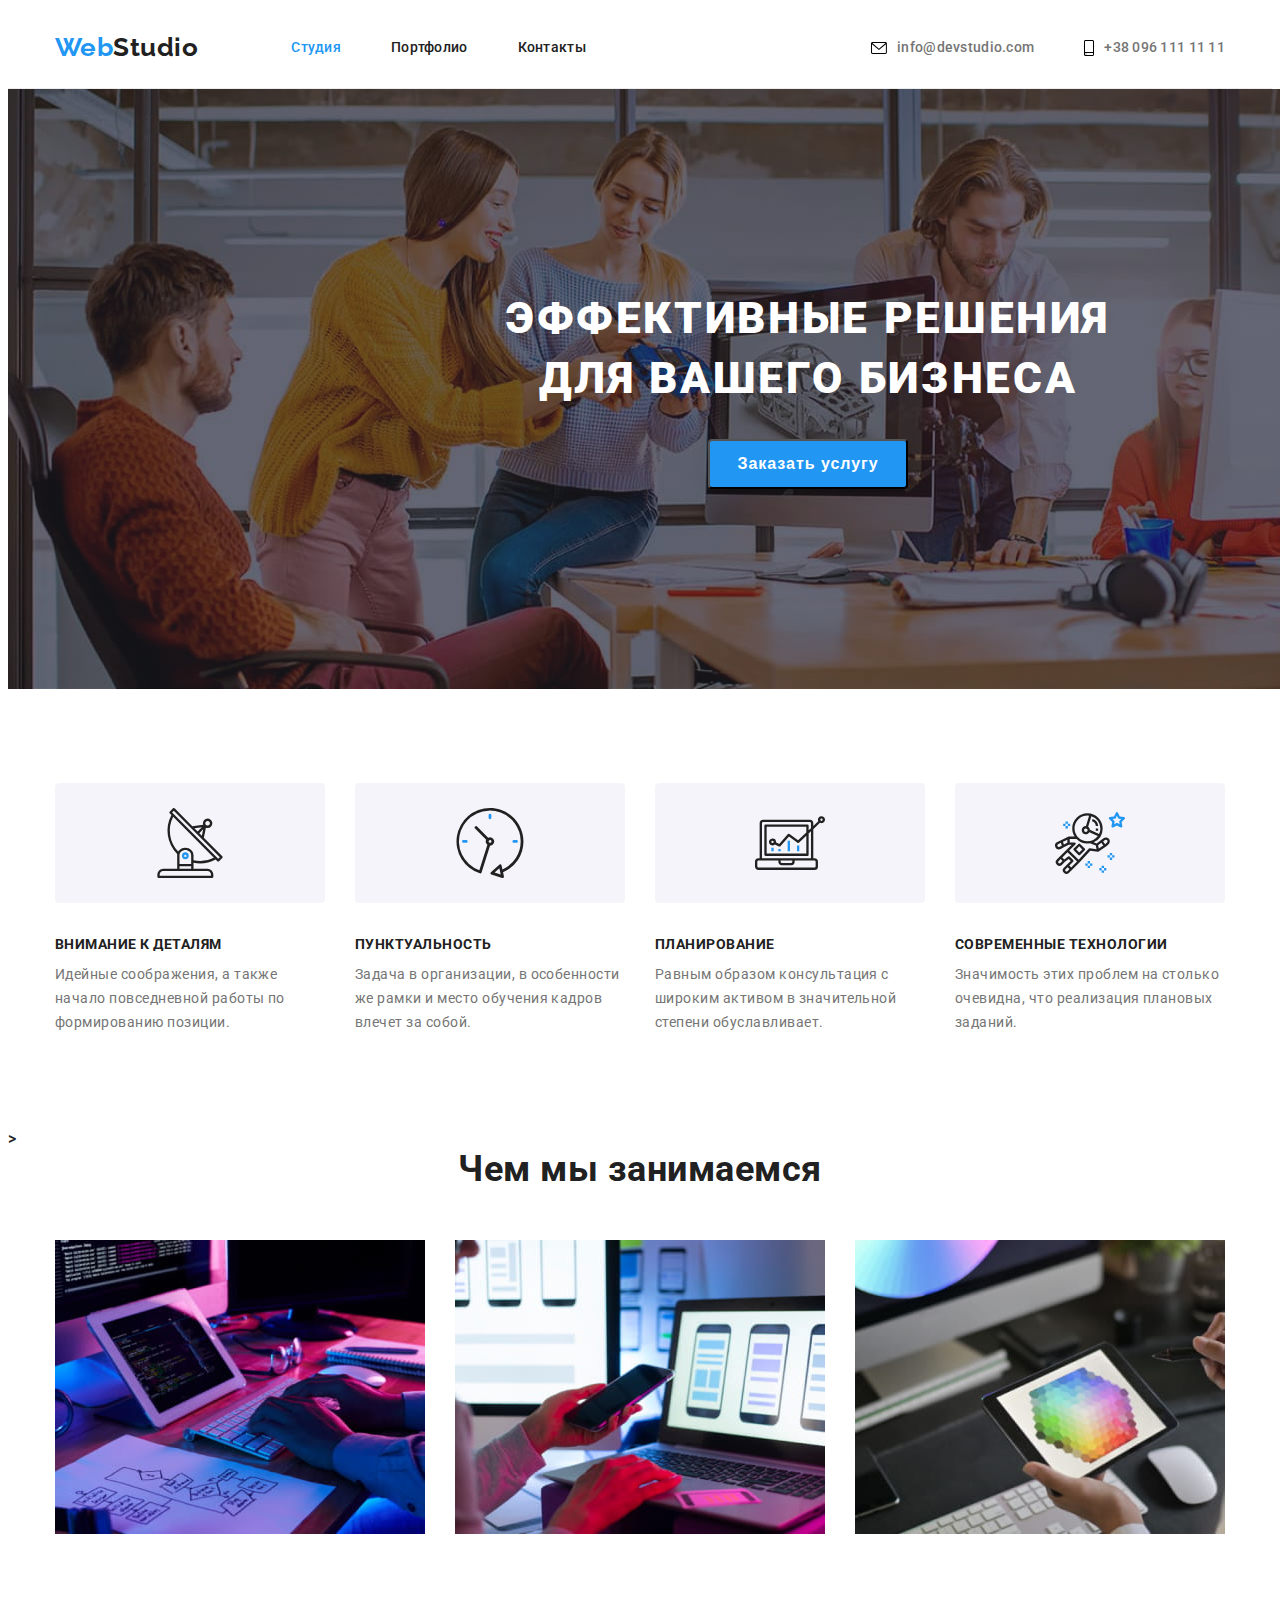
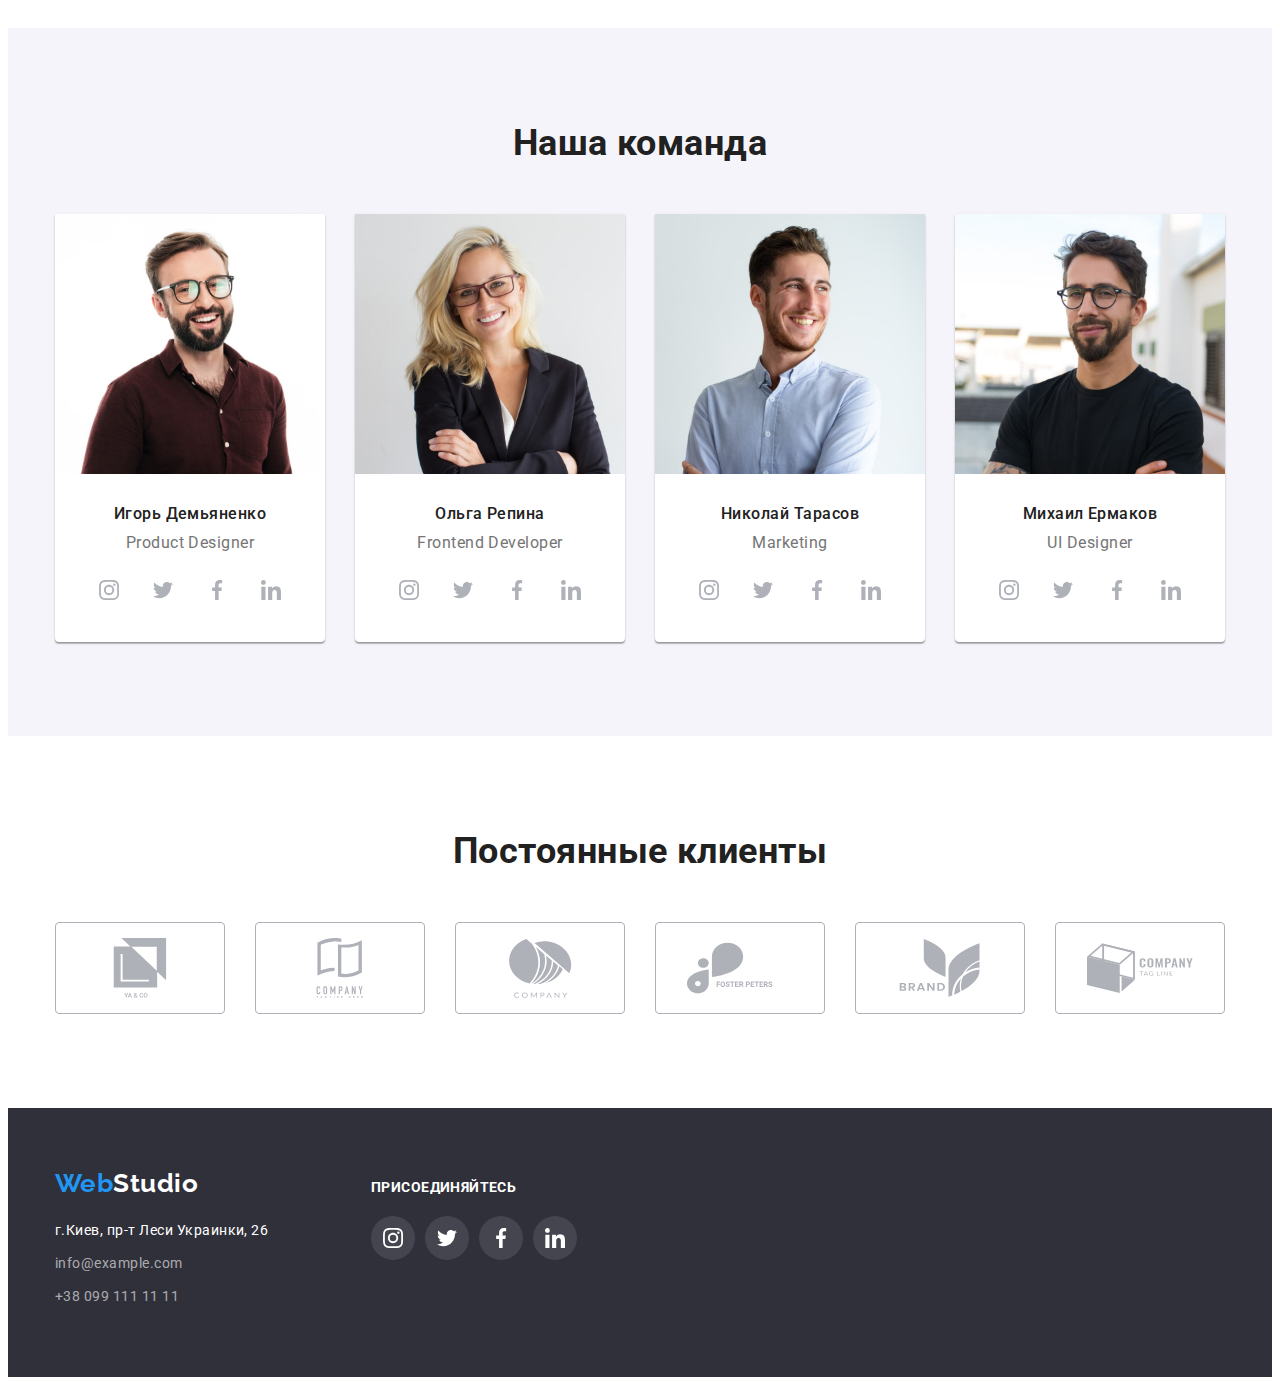
<file: index.html>
<!DOCTYPE html>
<html lang="ru">
  <head>
    <meta charset="UTF-8" />
    <meta http-equiv="X-UA-Compatible" content="IE=edge" />
    <meta name="viewport" content="width=device-width, initial-scale=1.0" />
    <title>Эффективные решения для вашего бизнеса</title>

    <link rel="preconnect" href="https://fonts.googleapis.com" />
    <link rel="preconnect" href="https://fonts.gstatic.com" crossorigin />
    <link
      href="https://fonts.googleapis.com/css2?family=Raleway:wght@700&family=Roboto:wght@400;500;700;900&display=swap"
      rel="stylesheet"
    />
    <link
      rel="stylesheet"
      href="https://cdnjs.cloudflare.com/ajax/libs/modern-normalize/1.1.0/modern-normalize.min.css"
      integrity="sha512-wpPYUAdjBVSE4KJnH1VR1HeZfpl1ub8YT/NKx4PuQ5NmX2tKuGu6U/JRp5y+Y8XG2tV+wKQpNHVUX03MfMFn9Q=="
      crossorigin="anonymous"
      referrerpolicy="no-referrer"
    />
    <link rel="stylesheet" href="./css/styles.css" />
  </head>

  <body>
    <!--Шапка-->
    <header class="header header-line">
      <div class="container">
        <nav class="header-nav">
          <a class="logo link" href="/index.html" lang="en"
            ><span class="accent">Web</span>Studio</a
          >
          <ul class="site-nav-list">
            <li class="link-list"><a class="list link-current link" href="#studio">Студия</a></li>
            <li class="link-list"><a class="list link" href="./portfolio.html">Портфолио</a></li>
            <li class="link-list"><a class="list link" href="#contacts">Контакты</a></li>
          </ul>
        </nav>
        <ul class="contact-list">
          <li>
            <a class="email-link link" href="mailto:">
              <svg class="email-icon" width="16" height="12">
                <use href="./images/icons.svg#icon-envelope"></use>
              </svg>
              info@devstudio.com</a
            >
          </li>
          <li>
            <a class="phone-number-link link" href="tel:+380961111111">
              <svg class="phone-icon" width="10" height="16">
                <use href="./images/icons.svg#icon-smartphone"></use>
              </svg>
              +38 096 111 11 11</a
            >
          </li>
        </ul>
      </div>
    </header>

    <!--Основная часть-->
    <main class="main-section">
      <section class="hero">
        <h1 class="hero-title">эффективные решения для вашего бизнеса</h1>
        <button type="button" class="hero-btn">Заказать услугу</button>
      </section>

      <section class="about">
        <div class="container">
          <h2 class="about-title">Особенности</h2>
          <ul class="about-block">
            <li class="about-list">
              <h3 class="about-subtitle">
                <svg class="about-icon about-1" width="270" height="120">
                  <use href="./images/icons.svg#icon-Group-1"></use>
                </svg>
                внимание к деталям
              </h3>
              <p class="about-text">
                Идейные соображения, а также начало повседневной работы по формированию позиции.
              </p>
            </li>
            <li class="about-list">
              <h3 class="about-subtitle">
                <svg class="about-icon about-2" width="270" height="120">
                  <use href="./images/icons.svg#icon-Group-2"></use>
                </svg>
                пунктуальность
              </h3>
              <p class="about-text">
                Задача в организации, в особенности же рамки и место обучения кадров влечет за
                собой.
              </p>
            </li>
            <li class="about-list">
              <h3 class="about-subtitle">
                <svg class="about-icon about-3" width="270" height="120">
                  <use href="./images/icons.svg#icon-Group-3"></use>
                </svg>
                планирование
              </h3>
              <p class="about-text">
                Равным образом консультация с широким активом в значительной степени обуславливает.
              </p>
            </li>
            <li class="about-list">
              <h3 class="about-subtitle">
                <svg class="about-icon about-4" width="270" height="120">
                  <use href="./images/icons.svg#icon-Group-4"></use>
                </svg>
                современные технологии
              </h3>
              <p class="about-text">
                Значимость этих проблем на столько очевидна, что реализация плановых заданий.
              </p>
            </li>
          </ul>
        </div>
      </section>

      <!--SECTION-WORK-->>
      <section class="work">
        <div class="container">
          <h2 class="work-title">Чем мы занимаемся</h2>
          <ul class="work-block">
            <li class="work-block-items">
              <img
                src="./images/keyboard.jpg"
                alt="разработка программного обеспечения"
                width="370"
              />
            </li>
            <li class="work-block-items">
              <img src="./images/phone.jpg" alt="тестирование мобильных прилжений" width="370" />
            </li>
            <li class="work-block-items">
              <img src="./images/tablet.jpg" alt="работа с палитрой цветов" width="370" />
            </li>
          </ul>
        </div>
      </section>

      <!--TEAM-SECTION-->
      <section class="team">
        <div class="container">
          <h2 class="team-title">Наша команда</h2>
          <div class="team-block">
            <ul class="team-list">
              <li class="team-card">
                <img src="./images/igor.jpg" alt="дизайнер продукта" width="270" />
                <div class="team-item">
                  <h3 class="team-name">Игорь Демьяненко</h3>
                  <p lang="en" class="team-description">Product Designer</p>
                  <ul class="soc-list">
                    <li class="soc-list-item">
                      <a class="soc-link" href="">
                        <svg class="soc-icon" width="20" height="20">
                          <use href="./images/icons.svg#icon-instagram-2"></use>
                        </svg>
                      </a>
                    </li>
                    <li class="soc-list-item">
                      <a class="soc-link" href="">
                        <svg class="soc-icon" width="20" height="20">
                          <use href="./images/icons.svg#icon-twitter-1"></use>
                        </svg>
                      </a>
                    </li>
                    <li class="soc-list-item">
                      <a class="soc-link" href="">
                        <svg class="soc-icon" width="20" height="20">
                          <use href="./images/icons.svg#icon-facebook-1"></use>
                        </svg>
                      </a>
                    </li>
                    <li class="soc-list-item">
                      <a class="soc-link" href="">
                        <svg class="soc-icon" width="20" height="20">
                          <use href="./images/icons.svg#icon-linkedin-1"></use>
                        </svg>
                      </a>
                    </li>
                  </ul>
                </div>
              </li>
              <li class="team-card">
                <img src="./images/olga.jpg" alt="фронтенд разработчик" width="270" />

                <div class="team-item">
                  <h3 class="team-name">Ольга Репина</h3>
                  <p lang="en" class="team-description">Frontend Developer</p>
                  <ul class="soc-list">
                    <li class="soc-list-item">
                      <a class="soc-link" href="">
                        <svg class="soc-icon" width="20" height="20">
                          <use href="./images/icons.svg#icon-instagram-2"></use>
                        </svg>
                      </a>
                    </li>
                    <li class="soc-list-item">
                      <a class="soc-link" href="">
                        <svg class="soc-icon" width="20" height="20">
                          <use href="./images/icons.svg#icon-twitter-1"></use>
                        </svg>
                      </a>
                    </li>
                    <li class="soc-list-item">
                      <a class="soc-link" href="">
                        <svg class="soc-icon" width="20" height="20">
                          <use href="./images/icons.svg#icon-facebook-1"></use>
                        </svg>
                      </a>
                    </li>
                    <li class="soc-list-item">
                      <a class="soc-link" href="">
                        <svg class="soc-icon" width="20" height="20">
                          <use href="./images/icons.svg#icon-linkedin-1"></use>
                        </svg>
                      </a>
                    </li>
                  </ul>
                </div>
              </li>

              <li class="team-card">
                <img src="./images/nikolai.jpg" alt="маркетинг" width="270" />
                <div class="team-item">
                  <h3 class="team-name">Николай Тарасов</h3>
                  <p lang="en" class="team-description">Marketing</p>
                  <ul class="soc-list">
                    <li class="soc-list-item">
                      <a class="soc-link" href="">
                        <svg class="soc-icon" width="20" height="20">
                          <use href="./images/icons.svg#icon-instagram-2"></use>
                        </svg>
                      </a>
                    </li>
                    <li class="soc-list-item">
                      <a class="soc-link" href="">
                        <svg class="soc-icon" width="20" height="20">
                          <use href="./images/icons.svg#icon-twitter-1"></use>
                        </svg>
                      </a>
                    </li>
                    <li class="soc-list-item">
                      <a class="soc-link" href="">
                        <svg class="soc-icon" width="20" height="20">
                          <use href="./images/icons.svg#icon-facebook-1"></use>
                        </svg>
                      </a>
                    </li>
                    <li class="soc-list-item">
                      <a class="soc-link" href="">
                        <svg class="soc-icon" width="20" height="20">
                          <use href="./images/icons.svg#icon-linkedin-1"></use>
                        </svg>
                      </a>
                    </li>
                  </ul>
                </div>
              </li>
              <li class="team-card">
                <img src="./images/mihail.jpg" alt="юи дизайнер" width="270" />
                <div class="team-item">
                  <h3 class="team-name">Михаил Ермаков</h3>
                  <p lang="en" class="team-description">UI Designer</p>
                  <ul class="soc-list">
                    <li class="soc-list-item">
                      <a class="soc-link" href="">
                        <svg class="soc-icon" width="20" height="20">
                          <use href="./images/icons.svg#icon-instagram-2"></use>
                        </svg>
                      </a>
                    </li>
                    <li class="soc-list-item">
                      <a class="soc-link" href="">
                        <svg class="soc-icon" width="20" height="20">
                          <use href="./images/icons.svg#icon-twitter-1"></use>
                        </svg>
                      </a>
                    </li>
                    <li class="soc-list-item">
                      <a class="soc-link" href="">
                        <svg class="soc-icon" width="20" height="20">
                          <use href="./images/icons.svg#icon-facebook-1"></use>
                        </svg>
                      </a>
                    </li>
                    <li class="soc-list-item">
                      <a class="soc-link" href="">
                        <svg class="soc-icon" width="20" height="20">
                          <use href="./images/icons.svg#icon-linkedin-1"></use>
                        </svg>
                      </a>
                    </li>
                  </ul>
                </div>
              </li>
            </ul>
          </div>
        </div>
      </section>
    </main>

    <section class="clients">
      <h2 class="clients-title">Постоянные клиенты</h2>
      <ul class="clients-list">
        <li class="clients-item">
          <a href="" class="clients-link">
            <svg class="clients-icon" width="106" height="60">
              <use href="./images/icons.svg#icon-Client-1"></use>
            </svg>
          </a>
        </li>
        <li class="clients-item">
          <a href="" class="clients-link">
            <svg class="clients-icon" width="106" height="60">
              <use href="./images/icons.svg#icon-Client-2"></use>
            </svg>
          </a>
        </li>
        <li class="clients-item">
          <a href="" class="clients-link">
            <svg class="clients-icon" width="106" height="60">
              <use href="./images/icons.svg#icon-Client-3"></use>
            </svg>
          </a>
        </li>
        <li class="clients-item">
          <a href="" class="clients-link">
            <svg class="clients-icon" width="106" height="60">
              <use href="./images/icons.svg#icon-Client-4"></use>
            </svg>
          </a>
        </li>
        <li class="clients-item">
          <a href="" class="clients-link">
            <svg class="clients-icon" width="106" height="60">
              <use href="./images/icons.svg#icon-Client-5"></use>
            </svg>
          </a>
        </li>
        <li class="clients-item">
          <a href="" class="clients-link">
            <svg class="clients-icon" width="106" height="60">
              <use href="./images/icons.svg#icon-Client-6"></use>
            </svg>
          </a>
        </li>
      </ul>
    </section>

    <!--Футер-->
    <footer class="footer-block">
      <div class="container footer-container">
        <div class="contact-footer">
          <a class="logo link" href="/index.html"
            ><span class="accent">Web</span><span class="logo-white">Studio</span></a
          >
          <address class="address">
            <ul class="footer-list">
              <li class="footer-address-list">
                <a class="footer-address link" href="">г.Киев, пр-т Леси Украинки, 26</a>
              </li>
              <li class="footer-email-list">
                <a class="footer-email link" href="mailto:info@example.com">info@example.com</a>
              </li>
              <li class="footer-email-phone">
                <a class="footer-phone link" href="tel:+380991111111">+38 099 111 11 11</a>
              </li>
            </ul>
          </address>
        </div>

        <div class="social-footer">
          <strong><p class="footer-social-title">Присоединяйтесь</p></strong>
          <ul class="social-footer-block">
            <li class="social-footer-list">
              <a href="" class="social-footer-links">
                <svg class="soc-icon" width="20" height="20">
                  <use href="./images/icons.svg#icon-instagram-2"></use>
                </svg>
              </a>
            </li>
            <li class="social-footer-list">
              <a href="" class="social-footer-links">
                <svg class="soc-icon" width="20" height="20">
                  <use href="./images/icons.svg#icon-twitter-1"></use>
                </svg>
              </a>
            </li>
            <li class="social-footer-list">
              <a href="" class="social-footer-links">
                <svg class="soc-icon" width="20" height="20">
                  <use href="./images/icons.svg#icon-facebook-1"></use>
                </svg>
              </a>
            </li>
            <li class="social-footer-list">
              <a href="" class="social-footer-links">
                <svg class="soc-icon" width="20" height="20">
                  <use href="./images/icons.svg#icon-linkedin-1"></use>
                </svg>
              </a>
            </li>
          </ul>
        </div>
      </div>
    </footer>
  </body>
</html>
</file>
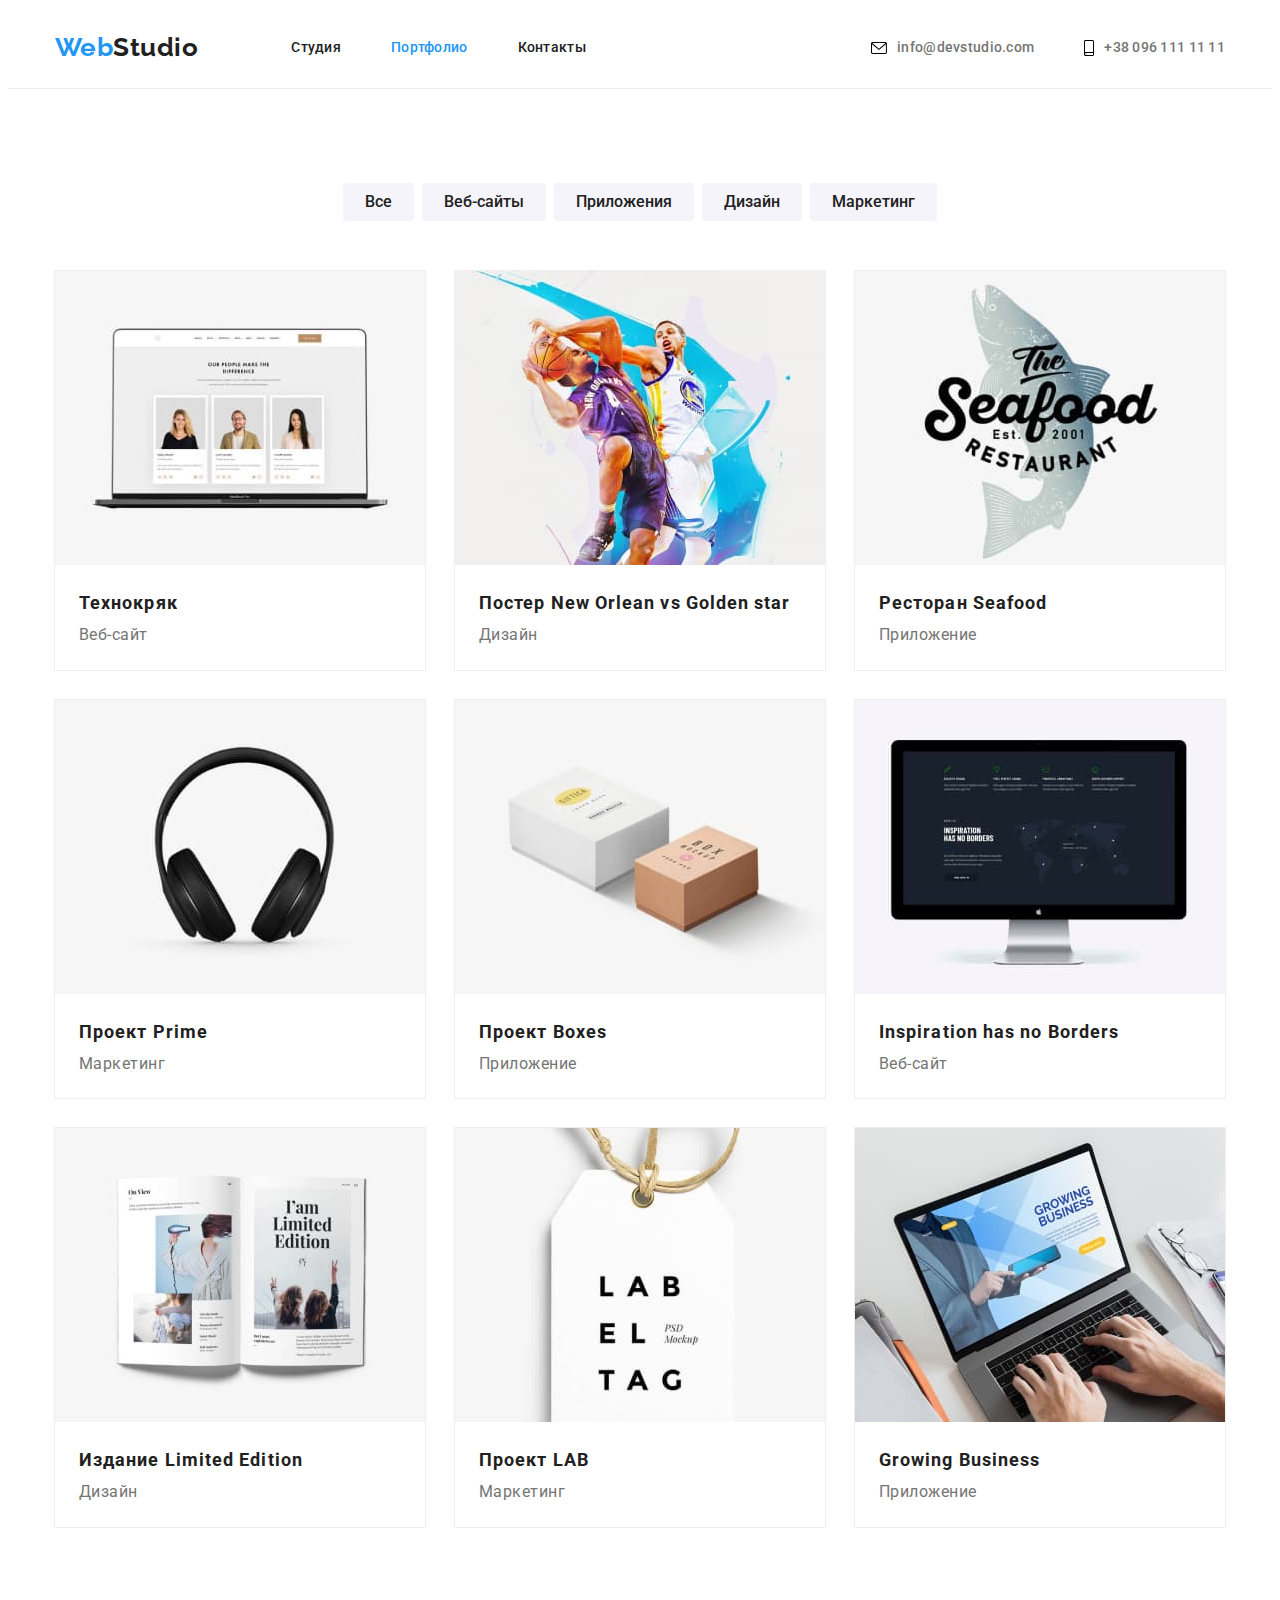
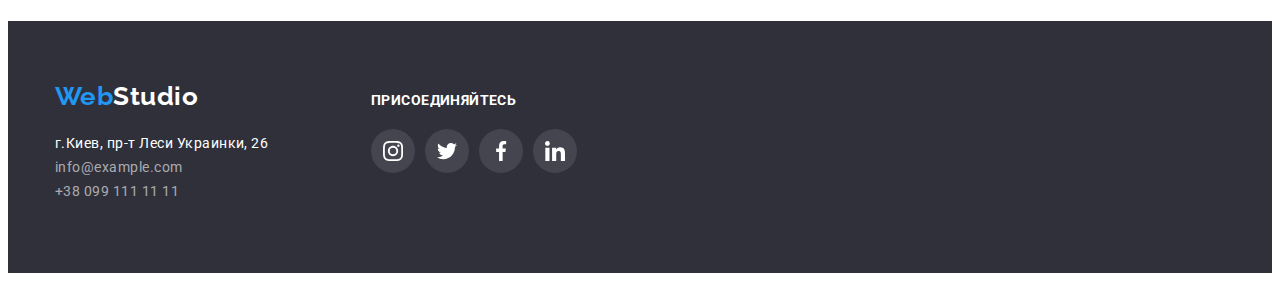
<file: portfolio.html>
<!DOCTYPE html>
<html lang="ru">
  <head>
    <meta charset="UTF-8" />
    <meta http-equiv="X-UA-Compatible" content="IE=edge" />
    <meta name="viewport" content="width=device-width, initial-scale=1.0" />
    <title>Эффективные решения для вашего бизнеса</title>
    <link rel="preconnect" href="https://fonts.googleapis.com" />
    <link rel="preconnect" href="https://fonts.gstatic.com" crossorigin />
    <link
      href="https://fonts.googleapis.com/css2?family=Raleway:wght@700&family=Roboto:wght@400;500;700;900&display=swap"
      rel="stylesheet"
    />

    <link
      rel="stylesheet"
      href="https://cdnjs.cloudflare.com/ajax/libs/modern-normalize/1.1.0/modern-normalize.min.css"
      integrity="sha512-wpPYUAdjBVSE4KJnH1VR1HeZfpl1ub8YT/NKx4PuQ5NmX2tKuGu6U/JRp5y+Y8XG2tV+wKQpNHVUX03MfMFn9Q=="
      crossorigin="anonymous"
      referrerpolicy="no-referrer"
    />

    <link rel="stylesheet" href="./css/styles.css" />
  </head>

  <body>
    <!--Шапка-->
    <header class="header header-line">
      <div class="container portfolio-line">
        <nav class="header-nav">
          <a class="logo link" href="/index.html"><span class="accent">Web</span>Studio</a>
          <ul class="site-nav-list">
            <li class="link-list"><a class="list link" href="./index.html">Студия</a></li>
            <li class="link-list">
              <a class="link-current link" href="./portfolio.html">Портфолио</a>
            </li>
            <li class="link-list"><a class="list link" href="#contacts">Контакты</a></li>
          </ul>
        </nav>
        <ul class="contact-list">
          <li class="email-list-header">
            <a class="email-link link" href="mailto:">
              <svg class="email-icon" width="16" height="12">
                <use href="./images/icons.svg#icon-envelope"></use>
              </svg>
              info@devstudio.com</a
            >
          </li>
          <li>
            <a class="phone-number-link link" href="tel:+380961111111">
              <svg class="phone-icon" width="10" height="16">
                <use href="./images/icons.svg#icon-smartphone"></use>
              </svg>
              +38 096 111 11 11</a
            >
          </li>
        </ul>
      </div>
    </header>

    <!--Основная часть-->
    <main>
      <section class="main-portfolio">
        <div class="container">
          <h2 hidden>Фильтры</h2>
          <ul class="filter-list">
            <li class="filter-btn"><button type="button" class="button">Все</button></li>
            <li class="filter-btn"><button type="button" class="button">Веб-сайты</button></li>
            <li class="filter-btn"><button type="button" class="button">Приложения</button></li>
            <li class="filter-btn"><button type="button" class="button">Дизайн</button></li>
            <li class="filter-btn"><button type="button" class="button">Маркетинг</button></li>
          </ul>

          <h2 class="portfolio-title-hidden">Портфолио</h2>
          <ul class="portfolio">
            <li class="portfolio-list">
              <a class="link" href="">
                <img src="./images/team.jpg" alt="вебдевелопмент" width="370" />
                <div class="portfolio-card">
                  <h3 class="portfolio-title">Технокряк</h3>
                  <p class="portfolio-subtitle">Веб-сайт</p>
                </div>
              </a>
            </li>
            <li class="portfolio-list">
              <a class="link" href="">
                <img src="./images/backetball.jpg" alt="графический дизайн" width="370" />
                <div class="portfolio-card">
                  <h3 class="portfolio-title">Постер New Orlean vs Golden star</h3>
                  <p class="portfolio-subtitle">Дизайн</p>
                </div>
              </a>
            </li>
            <li class="portfolio-list">
              <a class="link" href="">
                <img src="./images/seafood.jpg" alt="создание вебстраниц" width="370" />
                <div class="portfolio-card">
                  <h3 class="portfolio-title">Ресторан Seafood</h3>
                  <p class="portfolio-subtitle">Приложение</p>
                </div>
              </a>
            </li>
            <li class="portfolio-list">
              <a class="link" href="">
                <img src="./images/headphones.jpg" alt="маркетинг" width="370" />
                <div class="portfolio-card">
                  <h3 class="portfolio-title">Проект Prime</h3>
                  <p class="portfolio-subtitle">Маркетинг</p>
                </div>
              </a>
            </li>
            <li class="portfolio-list">
              <a class="link" href="">
                <img src="./images/boxes.jpg" alt="доставка и упаковка" width="370" />
                <div class="portfolio-card">
                  <h3 class="portfolio-title">Проект Boxes</h3>
                  <p class="portfolio-subtitle">Приложение</p>
                </div>
              </a>
            </li>
            <li class="portfolio-list">
              <a class="link" href="">
                <img src="./images/desktop.jpg" alt="веб-сайты" width="370" />
                <div class="portfolio-card">
                  <h3 class="portfolio-title" lang="en">Inspiration has no Borders</h3>
                  <p class="portfolio-subtitle">Веб-сайт</p>
                </div>
              </a>
            </li>
            <li class="portfolio-list">
              <a class="link" href="">
                <img src="./images/magazin.jpg" alt="журналы" width="370" />
                <div class="portfolio-card">
                  <h3 class="portfolio-title">Издание Limited Edition</h3>
                  <p class="portfolio-subtitle">Дизайн</p>
                </div>
              </a>
            </li>
            <li class="portfolio-list">
              <a class="link" href="">
                <img src="./images/label.jpg" alt="лейблы" width="370" />
                <div class="portfolio-card">
                  <h3 class="portfolio-title">Проект LAB</h3>
                  <p class="portfolio-subtitle">Маркетинг</p>
                </div>
              </a>
            </li>
            <li class="portfolio-list">
              <a class="link" href="">
                <img src="./images/coding.jpg" alt="программирование" width="370" />
                <div class="portfolio-card">
                  <h3 class="portfolio-title" lang="en">Growing Business</h3>
                  <p class="portfolio-subtitle">Приложение</p>
                </div>
              </a>
            </li>
          </ul>
        </div>
      </section>
    </main>

    <!--Футер-->
    <footer class="footer-block">
      <div class="container footer-container">
        <div class="contact-footer">
          <a class="logo link" href="/index.html"
            ><span class="accent">Web</span><span class="logo-white">Studio</span></a
          >
          <address class="address">
            <ul class="footer-list">
              <li><a class="footer-address link" href="">г.Киев, пр-т Леси Украинки, 26</a></li>
              <li>
                <a class="footer-email link" href="mailto:info@example.com">info@example.com</a>
              </li>
              <li><a class="footer-phone link" href="tel:+380991111111">+38 099 111 11 11</a></li>
            </ul>
          </address>
        </div>

        <div class="social-footer">
          <strong><p class="footer-social-title">Присоединяйтесь</p></strong>
          <ul class="social-footer-block">
            <li class="social-footer-list">
              <a href="" class="social-footer-links">
                <svg class="soc-icon" width="20" height="20">
                  <use href="./images/icons.svg#icon-instagram-2"></use>
                </svg>
              </a>
            </li>
            <li class="social-footer-list">
              <a href="" class="social-footer-links">
                <svg class="soc-icon" width="20" height="20">
                  <use href="./images/icons.svg#icon-twitter-1"></use>
                </svg>
              </a>
            </li>
            <li class="social-footer-list">
              <a href="" class="social-footer-links">
                <svg class="soc-icon" width="20" height="20">
                  <use href="./images/icons.svg#icon-facebook-1"></use>
                </svg>
              </a>
            </li>
            <li class="social-footer-list">
              <a href="" class="social-footer-links">
                <svg class="soc-icon" width="20" height="20">
                  <use href="./images/icons.svg#icon-linkedin-1"></use>
                </svg>
              </a>
            </li>
          </ul>
        </div>
      </div>
    </footer>
  </body>
</html>
</file>
<file: css/styles.css>
:root {
  --primary-text-color: #212121;
  --secondary-text-color: #757575;
  --accent-color: #2196f3;
  --main-white-color: #ffffff;
  --button-color: #f5f4fa;
}

* {
  box-sizing: border-box;
}

p,
h1,
h2,
h3,
h4,
h5,
h6 {
  margin: 0;
}

ul {
  margin: 0;
  padding-left: 0;
  list-style: none;
}

img {
  display: block;
}

body {
  background-color: var(--main-white-color);
  color: var(--primary-text-color);
  font-family: 'roboto', sans-serif;
  font-weight: 500;
  letter-spacing: 0.03em;
}

.container {
  width: 1200px;
  padding-left: 15px;
  padding-right: 15px;
  margin: 0 auto;
}

.link {
  text-decoration: none;
  color: inherit;
}

/*-------------------header------------------*/
.header {
  padding-top: 24px;
  padding-bottom: 25px;
  color: var(--primary-text-color);
}

.header-line {
  border-bottom: 1px solid #ececec;
}

.header .container {
  display: flex;
}

.header-nav {
  display: flex;
  align-items: center;
}

.logo .accent {
  color: var(--accent-color);
  font-family: raleway;
}
.logo {
  margin-right: 93px;

  font-family: raleway;
  font-weight: 700;
  font-size: 26px;
  line-height: 1.2;
  color: inherit;
}

/*-------------------MENU-------------------*/
.site-nav-list .list:hover,
.site-nav-list .list:focus {
  color: var(--accent-color);
}
.site-nav-list .link-current {
  color: var(--accent-color);
}

.site-nav-list {
  display: flex;
  font-size: 14px;
  line-height: 1.14;
  letter-spacing: 0.02em;
}

.link-list:not(:last-child) {
  margin-right: 50px;
}

.list {
  color: var(--primary-text-color);
}

/*----------------CONTACTS---------------*/

.contact-list {
  align-items: center;
  display: flex;
  margin-left: auto;
}

.email-link,
.phone-number-link {
  color: var(--secondary-text-color);
  font-size: 14px;
  line-height: 1.14;
  letter-spacing: 0.02em;
}

.phone-number-link:hover,
.phone-number-link:focus {
  color: var(--accent-color);
  fill: var(--accent-color);
}

.email-link {
  margin-right: 50px;
  display: flex;
  align-items: center;
  width: 100%;
}

.email-icon {
  margin-right: 10px;
}

.phone-number-link {
  display: flex;
  align-items: center;
}

.phone-icon {
  margin-right: 10px;
}

.email-icon:hover,
.email-icon:focus {
  fill: var(--accent-color);
}

.phone-icon:hover,
.phone-icon:focus {
  fill: var(--accent-color);
}

.email-link:hover,
.email-link:focus {
  color: var(--accent-color);
  fill: var(--accent-color);
}

/*-------------------main------------------*/
/*------------------HERO------------------*/
.hero {
  padding: 200px 0px;
  margin: 0 auto;
  background-color: #c4c4c4;
  background-image: linear-gradient(rgba(47, 48, 58, 0.4), rgba(47, 48, 58, 0.4)),
    url(../images/hero.jpg);
  background-repeat: no-repeat;
  background-size: cover;
  background-position: center;
  min-width: 1600px;
}

.hero-title {
  margin: 0 auto;
  margin-bottom: 30px;
  max-width: 700px;
  color: var(--main-white-color);
  font-weight: 900;
  font-size: 44px;
  line-height: 1.36;
  text-align: center;
  letter-spacing: 0.06em;
  text-transform: uppercase;
}

.hero-btn {
  display: block;
  margin: 0 auto;
  min-width: 200px;
  height: 50px;
  align-items: center;

  background: var(--accent-color);
  box-shadow: 0px 4px 4px rgba(0, 0, 0, 0.15);
  border-radius: 4px;

  color: var(--main-white-color);
  font-weight: 700;
  font-size: 16px;
  line-height: 1.88;
  text-align: center;
  letter-spacing: 0.06em;
}

.hero-btn:hover .hero-btn:focus {
  background-color: #188ce8;
}

/*------------------ABOUT-----------------------*/
.about {
  padding-top: 94px;
  padding-bottom: 94px;
}

.about-block {
  display: flex;
  justify-content: space-between;
}

.about-list {
  width: 270px;
}

.about-title {
  position: absolute;
  width: 1px;
  height: 1px;
  margin: -1px;
  border: 0;
  padding: 0;
  white-space: nowrap;
  clip-path: inset(100%);
  clip: rect(0 0 0 0);
  overflow: hidden;
  pointer-events: none;
  position: absolute;
}

.about-subtitle {
  margin-bottom: 10px;
  font-weight: 700;
  font-size: 14px;
  line-height: 1.14;
  text-transform: uppercase;
  color: var(--primary-text-color);
}

.about-text {
  font-weight: 400;
  font-size: 14px;
  line-height: 1.71;
  color: var(--secondary-text-color);
}

.about-icon {
  margin-bottom: 30px;
}

/*------------------SECTION-WORK--------------------*/
.work {
  padding-bottom: 94px;
}

.work-block {
  display: flex;
  margin-left: -30px;
}

.work-block-items {
  flex-basis: calc(100%-3-30px);
  margin-left: 30px;
}

.work-title,
.team-title,
.clients-title {
  margin-bottom: 50px;
  font-weight: 700;
  font-size: 36px;
  line-height: 1.17;
  text-align: center;
}

/*--------------------TEAM-----------------------*/
.team {
  background-color: #f5f4fa;
  padding-top: 94px;
  padding-bottom: 94px;
}

.team-block {
  display: flex;
  margin-left: -30px;
}

.team-list {
  display: flex;
}

.team-card {
  flex-basis: calc(100%-4-30px);
  margin-left: 30px;

  width: 270px;
  height: 428px;
  padding-bottom: 30px;
  text-align: center;
  background-color: var(--main-white-color);

  box-shadow: 0px 1px 3px rgba(0, 0, 0, 0.12), 0px 1px 1px rgba(0, 0, 0, 0.14),
    0px 2px 1px rgba(0, 0, 0, 0.2);
  border-radius: 0px 0px 4px 4px;
}

.team-title {
  margin-bottom: 50px;
}

.team-name {
  margin-bottom: 10px;
  font-size: 16px;
  line-height: 1.19;
  font-weight: 500;
}

.team-description {
  margin-bottom: 16px;

  font-weight: 400;
  font-size: 16px;
  line-height: 1.19;
  color: var(--secondary-text-color);
}

.soc-list {
  display: flex;
  align-items: center;
  justify-content: center;
}

.soc-list-item {
  width: 44px;
  height: 44px;
  margin-left: 10px;
  display: flex;
}

.soc-list-item:first-child {
  margin-left: 0;
}

.team-item {
  padding: 30px 32px 30px 32px;
}

.soc-link {
  width: 100%;
  height: 100%;
  border-radius: 50%;
  display: flex;
  align-items: center;
  justify-content: center;

  fill: #afb1b8;
}

.soc-link:hover,
.soc-link:focus {
  fill: var(--main-white-color);
  background-color: var(--accent-color);
}

/*-------------------CLIENTS--------------------*/

.clients {
  background-color: var(--main-white-color);
  padding-top: 94px;
  padding-bottom: 94px;
}

.clients-title {
  margin-bottom: 50px;
}

.clients-list {
  display: flex;
  align-items: center;
  justify-content: center;
}

.clients-item {
  margin-left: 30px;
  width: 170px;
  height: 92px;
}

.clients-item:first-child {
  margin-left: 0;
}

.clients-link {
  display: flex;
  align-items: center;
  justify-content: center;
  color: #afb1b8;
  border: 1px solid #afb1b8;
  border-radius: 4px;
  width: 100%;
  height: 100%;
}

.clients-link:hover,
.clients-link:focus {
  color: var(--accent-color);
  border: 1px solid;
  border-color: currentColor;
  border-radius: 4px;
}

.clients-icon {
  fill: currentColor;
}

/* ----------------PORTFOLIO--------------------*/

.portfolio-title-hidden {
  position: absolute;
  width: 1px;
  height: 1px;
  margin: -1px;
  border: 0;
  padding: 0;
  white-space: nowrap;
  clip-path: inset(100%);
  clip: rect(0 0 0 0);
  overflow: hidden;
  pointer-events: none;
  position: absolute;
}

.main-portfolio {
  padding-bottom: 94px;
  padding-top: 94px;
}

.filter-list {
  display: flex;
  justify-content: center;
  margin-bottom: 50px;
}

.filter-btn:not(:first-child) {
  margin-left: 8px;
}

.filter-list .button {
  border-style: none;
  background-color: var(--button-color);
  font-size: 16px;
  line-height: 1.6;
  color: var(--primary-text-color);
  font-weight: 500;
  font-family: inherit;
}

.button {
  padding: 6px 22px;
  border-radius: 4px;
}

.filter-list .button:hover,
.filter-list .button:focus {
  color: var(--main-white-color);
  background-color: var(--accent-color);
  cursor: pointer;
  box-shadow: 0px 3px 1px rgba(0, 0, 0, 0.1), 0px 1px 2px rgba(0, 0, 0, 0.08),
    0px 2px 2px rgba(0, 0, 0, 0.12);
}

.portfolio-list:hover {
  box-shadow: 0px 1px 1px rgba(0, 0, 0, 0.12), 0px 4px 4px rgba(0, 0, 0, 0.06),
    1px 4px 6px rgba(0, 0, 0, 0.16);
}

/*-------------секция с изображениями---------------*/

.portfolio {
  display: flex;
  flex-wrap: wrap;
  margin-left: -30px;
  margin-bottom: -30px;
}

.portfolio-list {
  flex-basis: calc(100%-3-30px);
  margin-left: 30px;
  margin-bottom: 30px;

  width: 370px;
  outline: 1px solid #eeeeee;
}

.portfolio-card {
  width: 370px;
  padding: 20px 24px;
  background-color: var(--main-white-color);
}

.portfolio-title {
  font-weight: 700;
  font-size: 18px;
  line-height: 2;
  letter-spacing: 0.06em;
}

.portfolio-subtitle {
  color: var(--secondary-text-color);
  font-weight: 400;
  font-size: 16px;
  line-height: 1.8;
}

/*---------------------footer-----------------------*/
.footer-block {
  background-color: #2f303a;
  padding-top: 60px;
  padding-bottom: 60px;
}

.address {
  margin-top: 20px;
  margin-bottom: 9px;
}

.logo-white {
  color: var(--main-white-color);
}

.footer-address:hover,
.footer-address:focus {
  color: var(--accent-color);
}

.footer-address {
  color: var(--main-white-color);
  font-weight: 400;
  font-size: 14px;
  line-height: 1.7;
}

.footer-email,
.footer-phone {
  font-weight: 400;
  font-size: 14px;
  line-height: 1.7;
  color: rgba(255, 255, 255, 0.6);
}

.footer-list {
  font-style: normal;
}

.footer-email:hover,
.footer-email:focus {
  color: var(--accent-color);
}

.footer-phone:hover,
.footer-phone:focus {
  color: var(--accent-color);
}

.footer-email-list {
  margin-top: 9px;
  margin-bottom: 9px;
}

.footer-social-title {
  padding-top: 12px;

  color: var(--main-white-color);
  font-style: normal;
  font-weight: 700;
  font-size: 14px;
  line-height: 1.14;
  letter-spacing: 0.03em;
  text-transform: uppercase;
  margin-bottom: 20px;
}

.footer-block {
  display: flex;
}

.contact-footer {
  display: block;
  width: 316px;
}

.social-footer {
  display: block;
  width: 206px;
  align-items: flex-start;
}

.footer-container {
  display: flex;
}

.social-footer-block {
  display: flex;
  justify-content: space-between;
}

.social-footer-list {
  display: flex;
  width: 44px;
  height: 44px;
  border-radius: 50%;
  background-color: rgba(255, 255, 255, 0.1);
}

.social-footer-links {
  display: flex;
  width: 100%;
  height: 100%;
  align-items: center;
  justify-content: center;
  fill: var(--main-white-color);
}

.social-footer-links:hover,
.social-footer-links:focus {
  background-color: var(--accent-color);
  width: 44px;
  height: 44px;
  border-radius: 50%;
}
</file>
